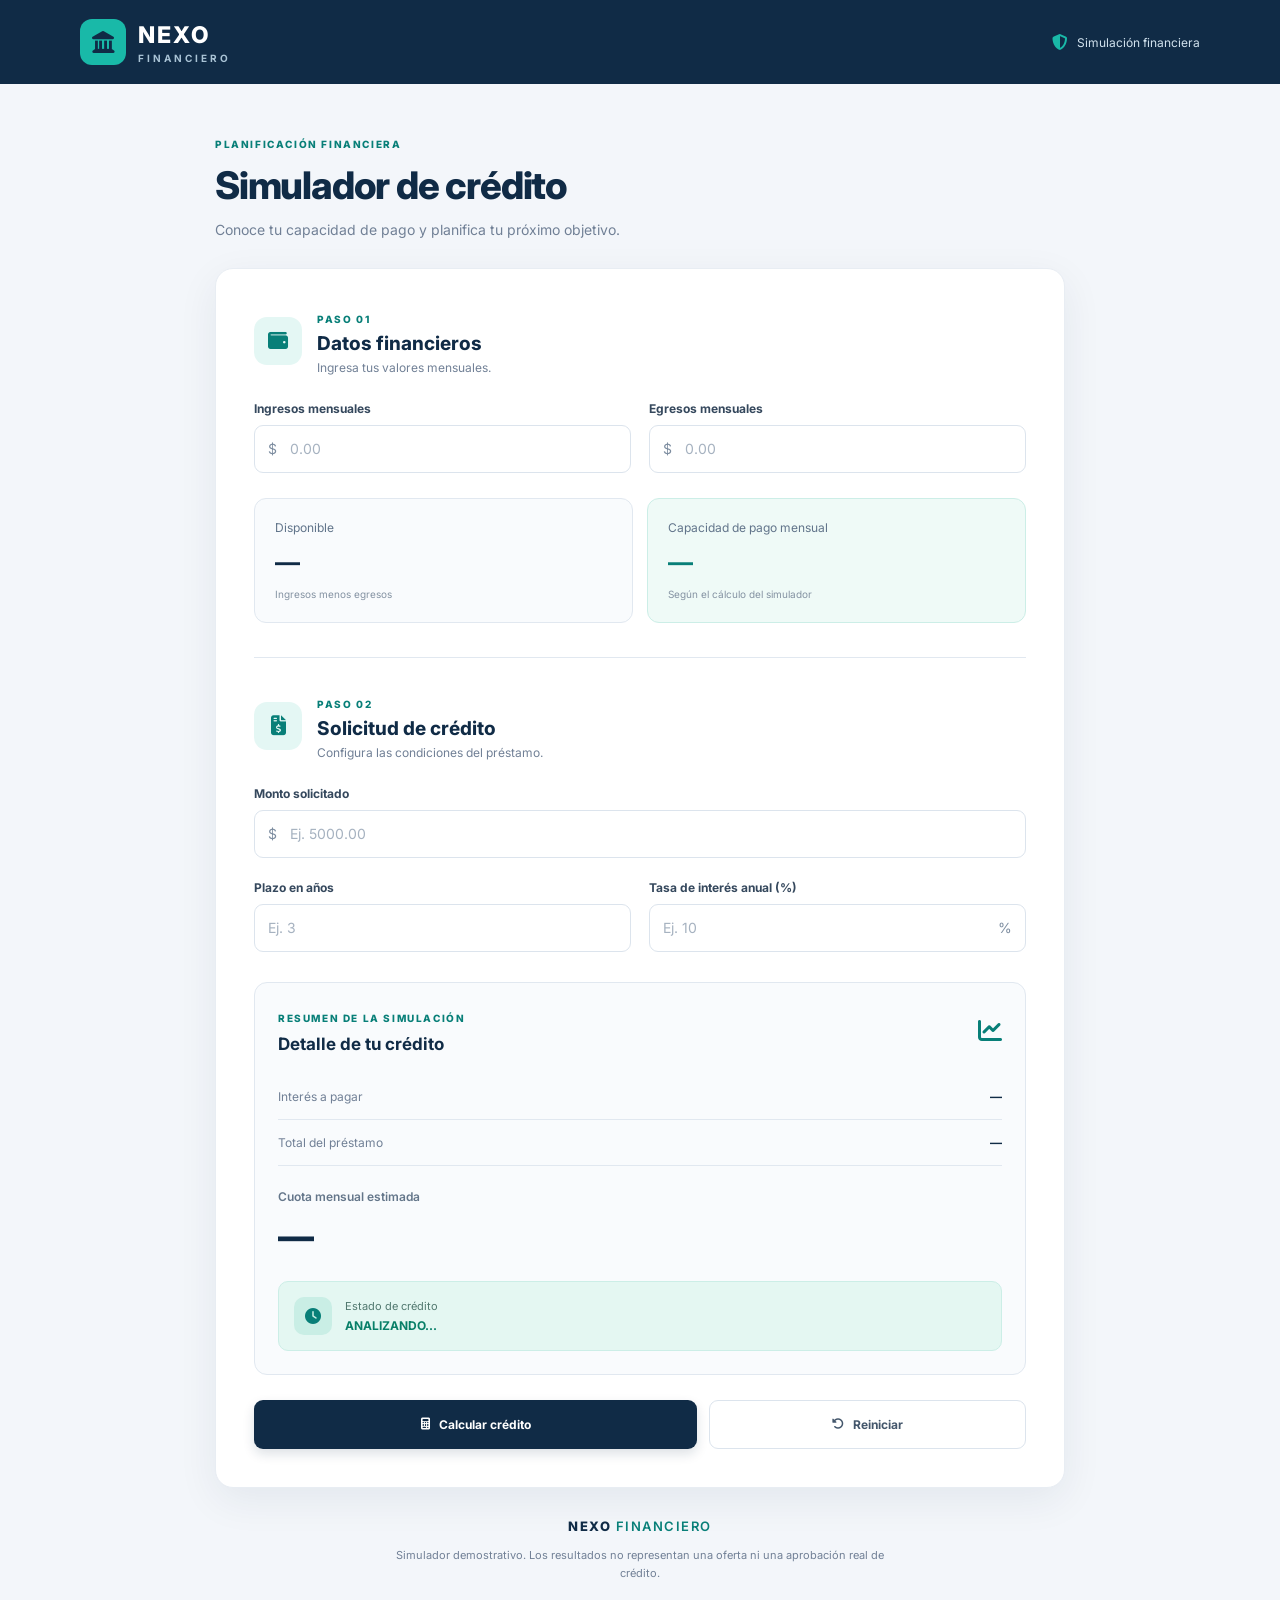
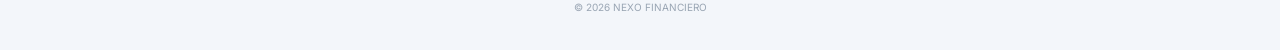
<file: index.html>
<!DOCTYPE html>
<html lang="es">
<head>
    <meta charset="UTF-8">
    <meta name="viewport" content="width=device-width, initial-scale=1.0">
    <meta name="theme-color" content="#102B46">
    <title>NEXO Financiero | Simulador de Crédito</title>
    <link rel="stylesheet" href="simulador.css">
    <link rel="preconnect" href="https://fonts.googleapis.com">
    <link rel="preconnect" href="https://fonts.gstatic.com" crossorigin>
    <link href="https://fonts.googleapis.com/css2?family=Inter:wght@400;500;600;700;800&display=swap" rel="stylesheet">
    <link rel="stylesheet" href="https://cdnjs.cloudflare.com/ajax/libs/font-awesome/6.7.2/css/all.min.css">
</head>
<body>

    <header class="topbar">
        <div class="brand">
            <div class="brand-icon">
                <i class="fa-solid fa-landmark"></i>
            </div>
            <div class="brand-text">
                <span class="brand-name">NEXO</span>
                <span class="brand-subtitle">FINANCIERO</span>
            </div>
        </div>
        <div class="secure-label">
            <i class="fa-solid fa-shield-halved"></i>
            <span>Simulación financiera</span>
        </div>
    </header>

    <main class="page">
        <section class="welcome">
            <span class="eyebrow">PLANIFICACIÓN FINANCIERA</span>
            <h1>Simulador de crédito</h1>
            <p>Conoce tu capacidad de pago y planifica tu próximo objetivo.</p>
        </section>

        <div class="container">
            <section class="section">
                <div class="section-heading">
                    <div class="section-icon">
                        <i class="fa-solid fa-wallet"></i>
                    </div>
                    <div>
                        <span class="step">PASO 01</span>
                        <h2>Datos financieros</h2>
                        <p>Ingresa tus valores mensuales.</p>
                    </div>
                </div>

                <div class="fields">
                    <div class="field">
                        <label for="txtIngresos">Ingresos mensuales</label>
                        <div class="input-wrap">
                            <span class="input-prefix">$</span>
                            <input type="number" id="txtIngresos"
                                   placeholder="0.00" min="0" step="0.01">
                        </div>
                    </div>

                    <div class="field">
                        <label for="txtEgresos">Egresos mensuales</label>
                        <div class="input-wrap">
                            <span class="input-prefix">$</span>
                            <input type="number" id="txtEgresos"
                                   placeholder="0.00" min="0" step="0.01">
                        </div>
                    </div>
                </div>

                <div class="summary-grid">
                    <div class="summary-card">
                        <span class="summary-label">Disponible</span>
                        <strong id="spnDisponible">—</strong>
                        <span class="summary-note">Ingresos menos egresos</span>
                    </div>
                    <div class="summary-card highlighted">
                        <span class="summary-label">Capacidad de pago mensual</span>
                        <strong id="spnCapacidadPago">—</strong>
                        <span class="summary-note">Según el cálculo del simulador</span>
                    </div>
                </div>
            </section>

            <div class="section-divider"></div>

            <section class="section">
                <div class="section-heading">
                    <div class="section-icon">
                        <i class="fa-solid fa-file-invoice-dollar"></i>
                    </div>
                    <div>
                        <span class="step">PASO 02</span>
                        <h2>Solicitud de crédito</h2>
                        <p>Configura las condiciones del préstamo.</p>
                    </div>
                </div>

                <div class="fields">
                    <div class="field full">
                        <label for="txtMonto">Monto solicitado</label>
                        <div class="input-wrap">
                            <span class="input-prefix">$</span>
                            <input type="number" id="txtMonto"
                                   placeholder="Ej. 5000.00" min="0" step="0.01">
                        </div>
                    </div>

                    <div class="field">
                        <label for="txtPlazo">Plazo en años</label>
                        <div class="input-wrap">
                            <input type="number" id="txtPlazo"
                                   placeholder="Ej. 3" min="1" step="1">
                        </div>
                    </div>

                    <div class="field">
                        <label for="txtTasaInteres">Tasa de interés anual (%)</label>
                        <div class="input-wrap">
                            <input type="number" id="txtTasaInteres"
                                   placeholder="Ej. 10" min="0" step="0.01">
                            <span class="input-suffix">%</span>
                        </div>
                    </div>
                </div>

                <div class="results">
                    <div class="results-header">
                        <div>
                            <span class="eyebrow">RESUMEN DE LA SIMULACIÓN</span>
                            <h3>Detalle de tu crédito</h3>
                        </div>
                        <i class="fa-solid fa-chart-line results-icon"></i>
                    </div>

                    <div class="result-row">
                        <span>Interés a pagar</span>
                        <strong id="spnInteresPagar">—</strong>
                    </div>
                    <div class="result-row">
                        <span>Total del préstamo</span>
                        <strong id="spnTotalPrestamo">—</strong>
                    </div>

                    <div class="monthly-payment">
                        <span>Cuota mensual estimada</span>
                        <strong id="spnCuotaMensual">—</strong>
                    </div>

                    <div class="credit-status">
                        <div class="status-icon">
                            <i class="fa-solid fa-clock"></i>
                        </div>
                        <div>
                            <span>Estado de crédito</span>
                            <strong id="spnEstadoCredito">ANALIZANDO...</strong>
                        </div>
                    </div>
                </div>

                <div class="buttons">
                    <button class="btn-primary" id="btnCalcularCredito"
                            onclick="calcular();">
                        <i class="fa-solid fa-calculator"></i>
                        Calcular crédito
                    </button>
                    <button class="btn-secondary" id="btnReiniciar" type="button"
                            onclick="reiniciar()">
                        <i class="fa-solid fa-rotate-left"></i>
                        Reiniciar
                    </button>
                </div>
            </section>
        </div>

        <footer class="footer">
            <div class="footer-brand">NEXO <span>FINANCIERO</span></div>
            <p>Simulador demostrativo. Los resultados no representan una oferta ni una aprobación real de crédito.</p>
            <span>© 2026 NEXO FINANCIERO</span>
        </footer>
    </main>

    <script src="simulador.js"></script>
    <script src="funciones.js"></script>
</body>
</html>
</file>
<file: simulador.css>
:root {
    --navy: #102b46;
    --navy-light: #193d5c;
    --teal: #19b9a8;
    --teal-dark: #087f78;
    --background: #f3f6fa;
    --white: #ffffff;
    --text: #23364b;
    --muted: #718096;
    --border: #e1e8f0;
    --success-bg: #e4f7f2;
    --shadow: 0 12px 40px rgba(16, 43, 70, 0.07);
}

* {
    box-sizing: border-box;
}

body {
    margin: 0;
    background: var(--background);
    color: var(--text);
    font-family: "Inter", Arial, sans-serif;
    -webkit-font-smoothing: antialiased;
}

.topbar {
    min-height: 84px;
    padding: 16px max(6%, calc((100% - 1120px) / 2));
    display: flex;
    align-items: center;
    justify-content: space-between;
    gap: 20px;
    background: var(--navy);
    color: var(--white);
}

.brand {
    display: flex;
    align-items: center;
    gap: 12px;
}

.brand-icon {
    width: 46px;
    height: 46px;
    display: grid;
    place-items: center;
    border-radius: 12px;
    background: var(--teal);
    color: var(--navy);
    font-size: 22px;
}

.brand-text {
    display: flex;
    flex-direction: column;
    gap: 3px;
}

.brand-name {
    font-size: 23px;
    font-weight: 800;
    letter-spacing: 2px;
}

.brand-subtitle {
    color: #a9c3d5;
    font-size: 10px;
    font-weight: 700;
    letter-spacing: 3px;
}

.secure-label {
    display: flex;
    align-items: center;
    gap: 9px;
    color: #d1e2ee;
    font-size: 12px;
}

.secure-label i {
    color: var(--teal);
    font-size: 16px;
}

.page {
    width: min(100% - 36px, 850px);
    margin: 0 auto;
}

.welcome {
    padding: 42px 0 26px;
}

.eyebrow,
.step {
    color: var(--teal-dark);
    font-size: 10px;
    font-weight: 800;
    letter-spacing: 1.6px;
}

.welcome h1 {
    margin: 10px 0;
    color: var(--navy);
    font-size: clamp(28px, 5vw, 38px);
    font-weight: 800;
    letter-spacing: -1.2px;
}

.welcome p {
    margin: 0;
    color: var(--muted);
    font-size: 14px;
    line-height: 1.7;
}

.container {
    padding: 34px;
    border: 1px solid #e8edf3;
    border-radius: 18px;
    background: var(--white);
    box-shadow: var(--shadow);
}

.section-heading {
    display: flex;
    align-items: center;
    gap: 15px;
    margin-bottom: 26px;
}

.section-icon {
    width: 48px;
    height: 48px;
    flex-shrink: 0;
    display: grid;
    place-items: center;
    border-radius: 13px;
    background: #e4f7f4;
    color: var(--teal-dark);
    font-size: 20px;
}

.section-heading h2 {
    margin: 5px 0;
    color: var(--navy);
    font-size: 19px;
    font-weight: 750;
}

.section-heading p {
    margin: 0;
    color: var(--muted);
    font-size: 12px;
}

.fields {
    display: grid;
    grid-template-columns: repeat(2, minmax(0, 1fr));
    gap: 22px 18px;
}

.field {
    min-width: 0;
}

.field.full {
    grid-column: 1 / -1;
}

label {
    display: block;
    margin-bottom: 9px;
    color: #35485d;
    font-size: 12px;
    font-weight: 700;
}

.input-wrap {
    min-height: 48px;
    display: flex;
    align-items: center;
    border: 1px solid #dce4ed;
    border-radius: 9px;
    background: #fff;
    transition: border-color 0.2s, box-shadow 0.2s;
}

.input-wrap:focus-within {
    border-color: var(--teal-dark);
    box-shadow: 0 0 0 3px rgba(25, 185, 168, 0.12);
}

.input-prefix,
.input-suffix {
    padding: 0 13px;
    color: #7d8da0;
    font-size: 14px;
}

.input-wrap input {
    width: 100%;
    min-width: 0;
    height: 46px;
    padding: 0 13px;
    border: none;
    outline: none;
    border-radius: 9px;
    background: transparent;
    color: var(--navy);
    font: inherit;
    font-size: 14px;
}

.input-wrap .input-prefix + input {
    padding-left: 0;
}

.input-wrap input::placeholder {
    color: #a6b2c0;
}

.summary-grid {
    display: grid;
    grid-template-columns: repeat(2, minmax(0, 1fr));
    gap: 14px;
    margin-top: 25px;
}

.summary-card {
    display: flex;
    flex-direction: column;
    gap: 10px;
    padding: 20px;
    border: 1px solid var(--border);
    border-radius: 12px;
    background: #f9fbfd;
}

.summary-card.highlighted {
    border-color: #cceee7;
    background: #effaf7;
}

.summary-label {
    color: #61748a;
    font-size: 12px;
    line-height: 1.5;
}

.summary-card strong {
    overflow-wrap: anywhere;
    color: var(--navy);
    font-size: clamp(20px, 3vw, 25px);
    letter-spacing: -0.7px;
}

.summary-card.highlighted strong {
    color: var(--teal-dark);
}

.summary-note {
    color: #8492a2;
    font-size: 10px;
    line-height: 1.5;
}

.section-divider {
    height: 1px;
    margin: 34px 0;
    background: var(--border);
}

.results {
    margin-top: 30px;
    padding: 23px;
    border: 1px solid var(--border);
    border-radius: 13px;
    background: #f9fbfd;
}

.results-header {
    display: flex;
    align-items: center;
    justify-content: space-between;
    gap: 12px;
    margin-bottom: 20px;
}

.results-header h3 {
    margin: 8px 0 0;
    color: var(--navy);
    font-size: 17px;
}

.results-icon {
    color: var(--teal-dark);
    font-size: 24px;
}

.result-row {
    display: flex;
    justify-content: space-between;
    align-items: center;
    gap: 15px;
    padding: 15px 0;
    border-bottom: 1px solid var(--border);
    font-size: 12px;
}

.result-row span {
    color: var(--muted);
}

.result-row strong {
    color: var(--navy);
    text-align: right;
    overflow-wrap: anywhere;
}

.monthly-payment {
    display: flex;
    flex-direction: column;
    gap: 10px;
    padding: 23px 0;
}

.monthly-payment span {
    color: #64768a;
    font-size: 12px;
    font-weight: 600;
}

.monthly-payment strong {
    color: var(--navy);
    font-size: clamp(28px, 5vw, 36px);
    font-weight: 800;
    letter-spacing: -1px;
    overflow-wrap: anywhere;
}

.credit-status {
    display: flex;
    align-items: center;
    gap: 13px;
    padding: 15px;
    border: 1px solid #cceee7;
    border-radius: 10px;
    background: var(--success-bg);
}

.status-icon {
    width: 38px;
    height: 38px;
    flex-shrink: 0;
    display: grid;
    place-items: center;
    border-radius: 10px;
    background: #c9eee5;
    color: var(--teal-dark);
}

.credit-status div:last-child {
    display: flex;
    flex-direction: column;
    gap: 5px;
}

.credit-status span {
    color: #51786f;
    font-size: 11px;
}

.credit-status strong {
    color: #087f68;
    font-size: 12px;
    overflow-wrap: anywhere;
}

.buttons {
    display: grid;
    grid-template-columns: 1.4fr 1fr;
    gap: 12px;
    margin-top: 25px;
}

button {
    min-height: 49px;
    display: flex;
    align-items: center;
    justify-content: center;
    gap: 9px;
    padding: 12px 16px;
    border: 1px solid transparent;
    border-radius: 9px;
    font-family: inherit;
    font-size: 12px;
    font-weight: 700;
    cursor: pointer;
    transition: transform 0.2s, background 0.2s, box-shadow 0.2s;
}

button:hover {
    transform: translateY(-1px);
}

button:focus-visible {
    outline: 3px solid rgba(25, 185, 168, 0.4);
    outline-offset: 3px;
}

.btn-primary {
    background: var(--navy);
    color: var(--white);
    box-shadow: 0 5px 12px rgba(16, 43, 70, 0.14);
}

.btn-primary:hover {
    background: var(--navy-light);
}

.btn-secondary {
    border-color: #dce4ed;
    background: #fff;
    color: #43566b;
}

.btn-secondary:hover {
    background: #f3f6fa;
}

.footer {
    padding: 30px 0 35px;
    text-align: center;
}

.footer-brand {
    color: var(--navy);
    font-size: 13px;
    font-weight: 800;
    letter-spacing: 1.5px;
}

.footer-brand span {
    color: var(--teal-dark);
    font-weight: 600;
}

.footer p {
    max-width: 510px;
    margin: 12px auto;
    color: var(--muted);
    font-size: 11px;
    line-height: 1.7;
}

.footer > span {
    color: #99a5b3;
    font-size: 10px;
}

@media (max-width: 600px) {
    .topbar {
        min-height: 72px;
        padding: 13px 18px;
    }

    .brand-icon {
        width: 40px;
        height: 40px;
    }

    .brand-name {
        font-size: 20px;
    }

    .secure-label {
        font-size: 10px;
    }

    .page {
        width: calc(100% - 24px);
    }

    .welcome {
        padding: 32px 4px 22px;
    }

    .container {
        padding: 21px 17px;
        border-radius: 14px;
    }

    .section-heading {
        gap: 11px;
    }

    .section-icon {
        width: 42px;
        height: 42px;
    }

    .fields {
        gap: 18px 12px;
    }

    .summary-grid {
        gap: 10px;
    }

    .summary-card {
        padding: 14px 11px;
    }

    .results {
        padding: 17px 13px;
    }

    .buttons {
        grid-template-columns: 1fr;
    }
}

@media (max-width: 360px) {
    .secure-label span {
        display: none;
    }

    .fields,
    .summary-grid {
        grid-template-columns: 1fr;
    }

    .field.full {
        grid-column: auto;
    }
}


/* ===== DISEÑO RESPONSIVE ===== */

/* Evita desbordamientos y tamaños inconsistentes */
*,
*::before,
*::after {
    box-sizing: border-box;
}

html {
    width: 100%;
    min-width: 0;
    scroll-behavior: smooth;
}

body {
    width: 100%;
    min-width: 0;
    overflow-x: hidden;
}

img,
svg {
    max-width: 100%;
}

/* Contenedor principal */
.page {
    width: min(100% - 40px, 850px);
    margin-inline: auto;
}

.container {
    width: 100%;
    min-width: 0;
}

.fields,
.summary-grid {
    grid-template-columns: repeat(2, minmax(0, 1fr));
}

.field,
.summary-card,
.results,
.section {
    min-width: 0;
}

.input-wrap {
    width: 100%;
    min-width: 0;
}

.input-wrap input {
    width: 100%;
    min-width: 0;
}

/* Los textos largos no rompen el diseño */
h1,
h2,
h3,
p,
label,
strong,
span {
    overflow-wrap: anywhere;
}

.result-row {
    min-width: 0;
}

.result-row strong {
    max-width: 60%;
}

/* ===== TABLETS ===== */
@media (max-width: 768px) {
    .topbar {
        padding: 16px 24px;
    }

    .page {
        width: min(100% - 32px, 680px);
    }

    .welcome {
        padding-top: 32px;
    }

    .welcome h1 {
        font-size: clamp(27px, 5vw, 34px);
    }

    .container {
        padding: 26px;
    }

    .section-divider {
        margin: 28px 0;
    }

    .summary-card {
        padding: 16px;
    }

    .results {
        padding: 20px;
    }
}

/* ===== CELULARES ===== */
@media (max-width: 480px) {
    .topbar {
        min-height: 68px;
        padding: 12px 16px;
        gap: 10px;
    }

    .brand {
        gap: 9px;
    }

    .brand-icon {
        width: 38px;
        height: 38px;
        font-size: 18px;
    }

    .brand-name {
        font-size: 19px;
    }

    .brand-subtitle {
        font-size: 9px;
        letter-spacing: 2px;
    }

    .secure-label {
        gap: 5px;
        font-size: 10px;
    }

    .page {
        width: calc(100% - 24px);
    }

    .welcome {
        padding: 28px 2px 22px;
    }

    .welcome h1 {
        font-size: clamp(25px, 7vw, 32px);
        line-height: 1.2;
        letter-spacing: -0.7px;
    }

    .welcome p {
        font-size: 13px;
    }

    .container {
        padding: 20px 15px;
        border-radius: 13px;
    }

    .section-heading {
        align-items: flex-start;
        gap: 11px;
        margin-bottom: 22px;
    }

    .section-icon {
        width: 40px;
        height: 40px;
        font-size: 17px;
    }

    .section-heading h2 {
        font-size: 17px;
    }

    .section-heading p {
        line-height: 1.5;
    }

    /* Una columna para facilitar el uso táctil */
    .fields {
        grid-template-columns: minmax(0, 1fr);
        gap: 18px;
    }

    .field.full {
        grid-column: auto;
    }

    .input-wrap,
    .input-wrap input {
        min-height: 48px;
    }

    .summary-grid {
        grid-template-columns: minmax(0, 1fr);
        gap: 10px;
        margin-top: 20px;
    }

    .summary-card {
        padding: 16px;
        gap: 8px;
    }

    .summary-card strong {
        font-size: 24px;
    }

    .section-divider {
        margin: 26px 0;
    }

    .results {
        margin-top: 24px;
        padding: 16px 13px;
    }

    .results-header h3 {
        font-size: 16px;
    }

    .result-row {
        align-items: flex-start;
        font-size: 12px;
    }

    .result-row span {
        flex: 1;
    }

    .result-row strong {
        max-width: 55%;
    }

    .monthly-payment strong {
        font-size: clamp(26px, 8vw, 34px);
    }

    .buttons {
        grid-template-columns: minmax(0, 1fr);
        gap: 10px;
    }

    button {
        width: 100%;
        min-height: 48px;
        font-size: 13px;
    }

    .footer {
        padding: 25px 8px 30px;
    }
}

/* ===== CELULARES PEQUEÑOS ===== */
@media (max-width: 350px) {
    .secure-label span {
        display: none;
    }

    .container {
        padding: 17px 12px;
    }

    .section-heading h2 {
        font-size: 16px;
    }

    .summary-card strong {
        font-size: 21px;
    }

    .results {
        padding: 14px 10px;
    }

    .credit-status {
        padding: 11px 9px;
        gap: 9px;
    }

    .result-row {
        gap: 8px;
    }
}

/* ===== MONITORES GRANDES ===== */
@media (min-width: 1200px) {
    .page {
        width: min(100% - 64px, 850px);
    }

    .welcome {
        padding-top: 48px;
    }

    .container {
        padding: 38px;
    }
}

/* Respeta las preferencias de movimiento del usuario */
@media (prefers-reduced-motion: reduce) {
    *,
    *::before,
    *::after {
        scroll-behavior: auto !important;
        transition-duration: 0.01ms !important;
        animation-duration: 0.01ms !important;
    }
}
</file>
